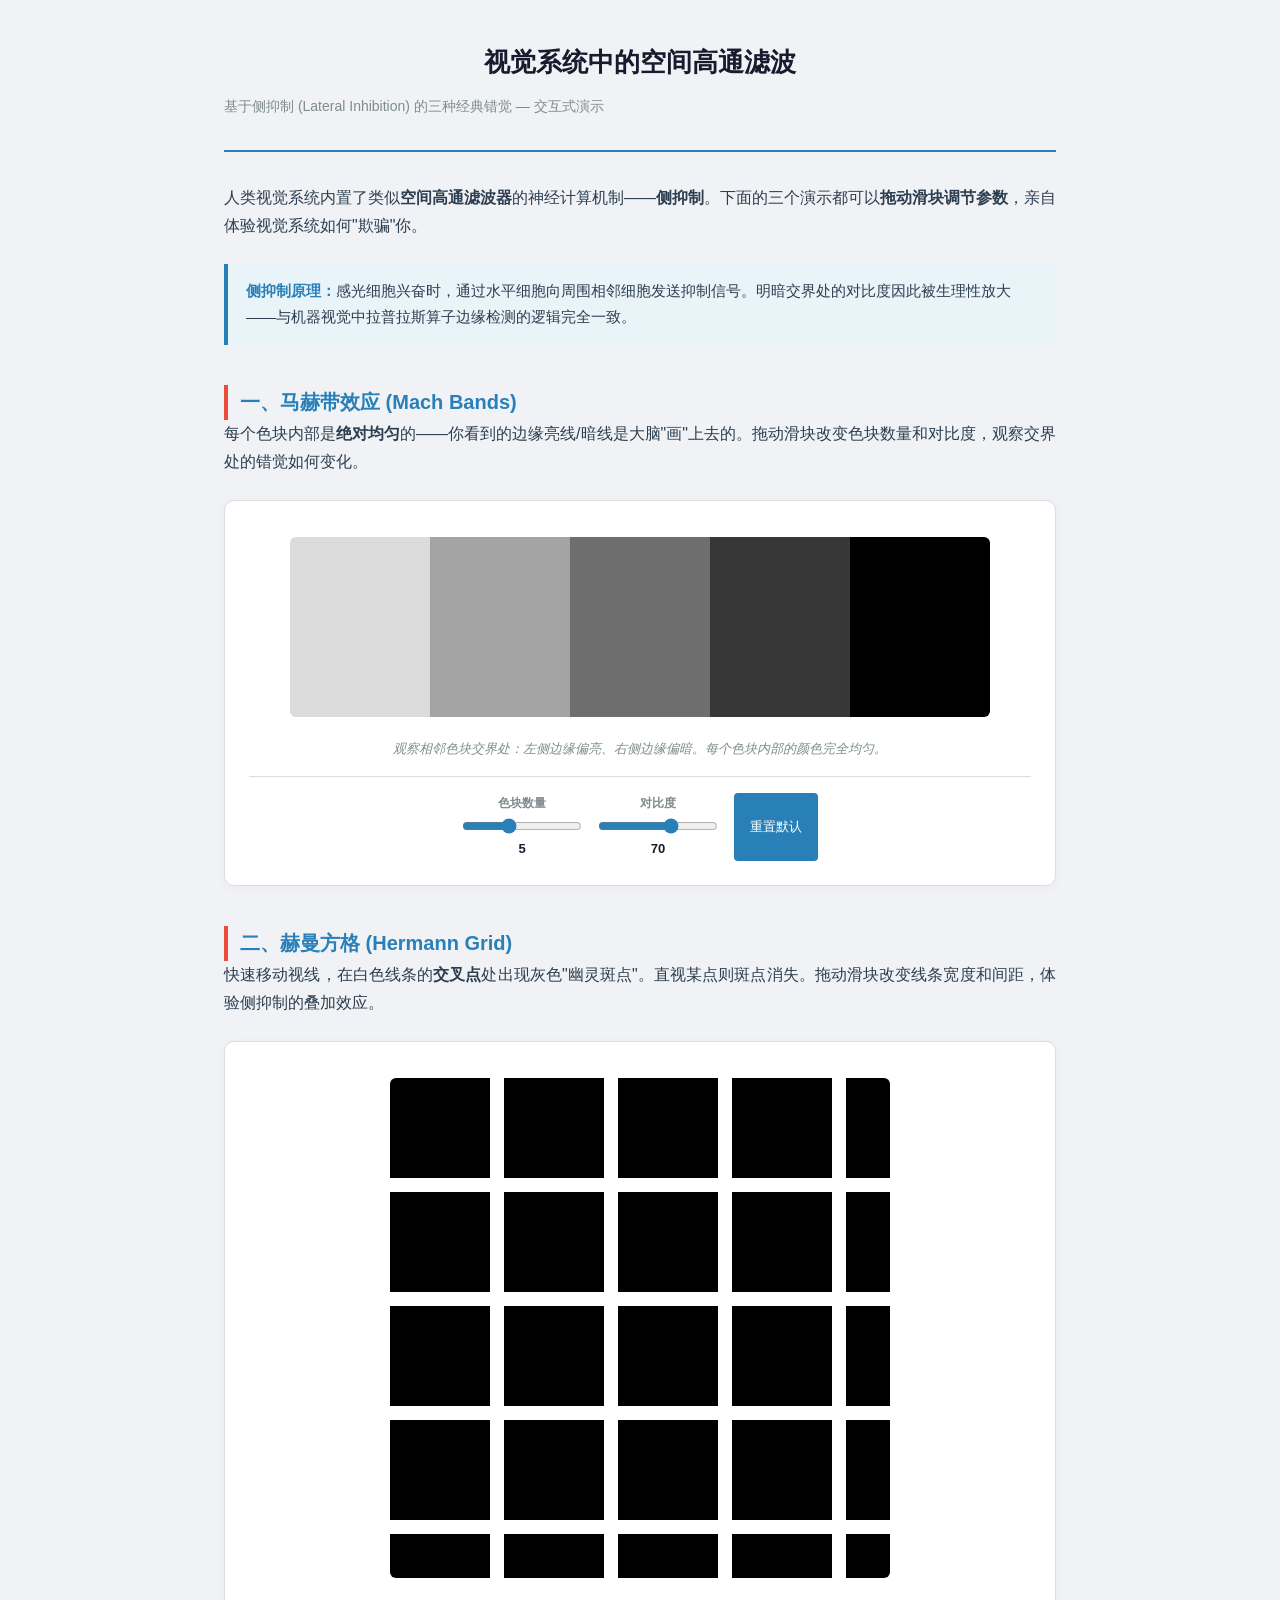
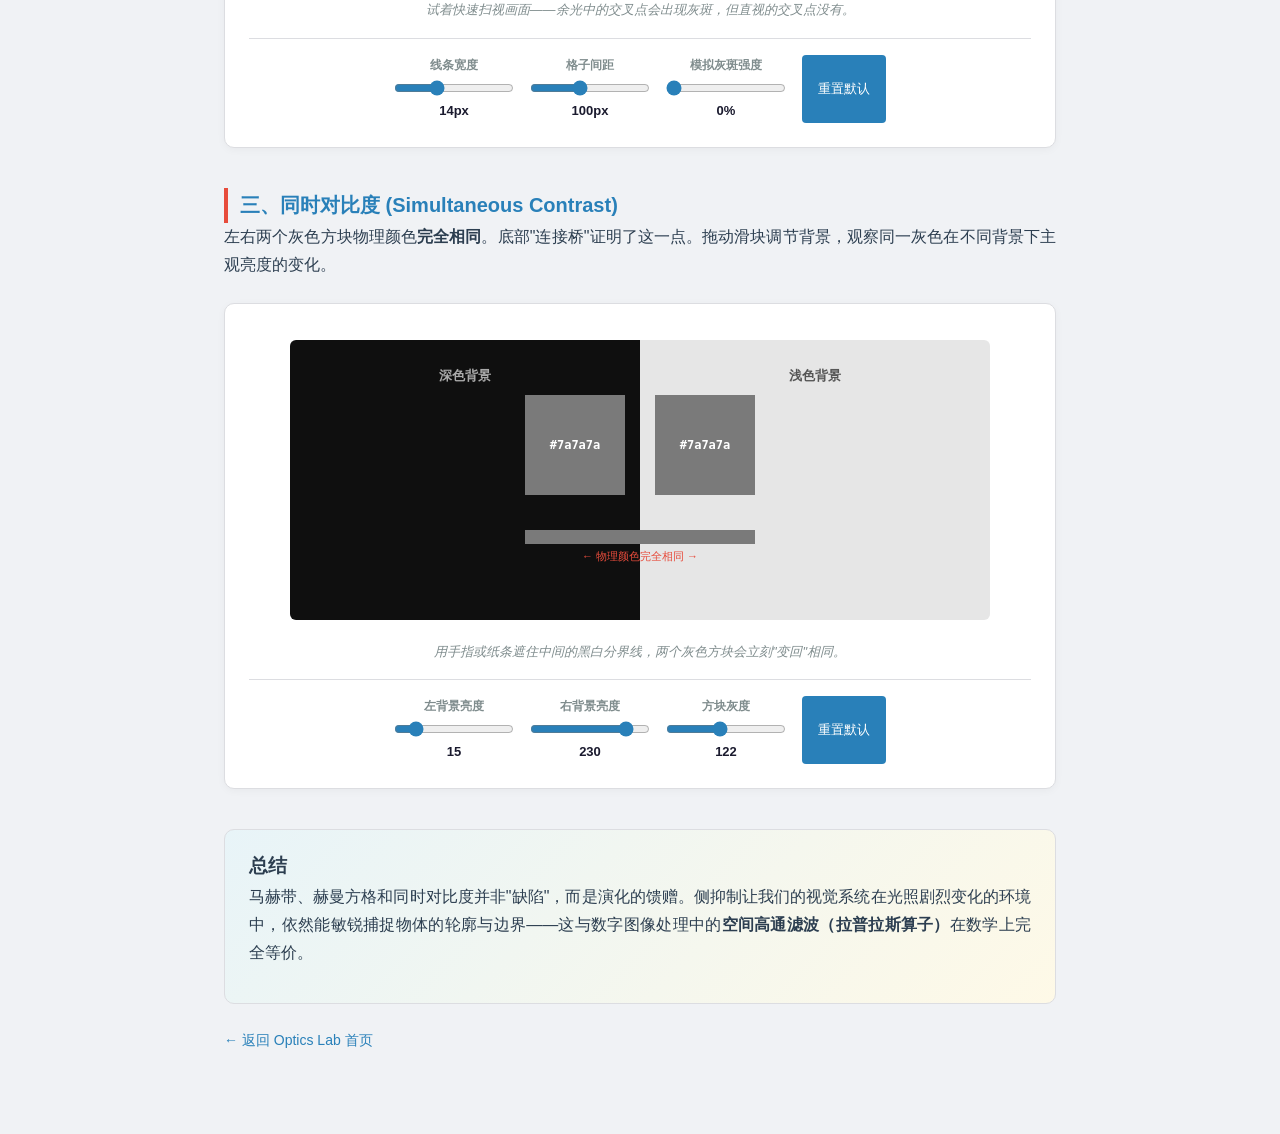
<file: pages/vision-science/lateral-inhibition.html>
<!DOCTYPE html>
<html lang="zh-CN">
<head>
<meta charset="UTF-8">
<meta name="viewport" content="width=device-width, initial-scale=1.0">
<title>视觉系统中的空间高通滤波 — 交互式演示</title>
<style>
  :root {
    --bg: #f0f2f5; --surface: #ffffff; --border: #dcdde1;
    --text: #2c3e50; --heading: #1a1a2e; --muted: #7f8c8d;
    --accent: #2980b9; --red: #e74c3c; --blue-light: #e8f4f8;
  }
  * { box-sizing: border-box; margin: 0; padding: 0; }
  body {
    font-family: -apple-system, BlinkMacSystemFont, 'Segoe UI', 'Helvetica Neue', Arial, sans-serif;
    background: var(--bg); color: var(--text); line-height: 1.75; font-size: 16px;
  }
  .container { max-width: 880px; margin: 0 auto; padding: 40px 24px 80px; }

  .header {
    text-align: center; border-bottom: 2px solid var(--accent);
    padding-bottom: 16px; margin-bottom: 32px;
  }
  .header h1 { color: var(--heading); font-size: 26px; margin-bottom: 8px; }
  .header p { color: var(--muted); font-size: 14px; }

  h2 {
    color: var(--accent); font-size: 20px; margin-top: 40px;
    border-left: 4px solid var(--red); padding-left: 12px;
  }
  p { margin-bottom: 16px; text-align: justify; }

  .highlight-box {
    background: var(--blue-light); border-left: 4px solid var(--accent);
    padding: 14px 18px; margin: 24px 0; font-size: 15px; border-radius: 0 6px 6px 0;
  }
  .highlight-box strong { color: var(--accent); }

  /* Demo panel */
  .demo-panel {
    background: var(--surface); border: 1px solid var(--border);
    border-radius: 10px; padding: 24px; margin: 24px 0;
    box-shadow: 0 2px 8px rgba(0,0,0,0.04);
  }
  .demo-canvas-wrap { text-align: center; margin: 12px 0; }
  canvas { border-radius: 6px; max-width: 100%; cursor: default; }
  .demo-caption { font-size: 13px; color: var(--muted); margin-top: 8px; font-style: italic; text-align: center; }

  /* Controls */
  .controls {
    display: flex; flex-wrap: wrap; gap: 16px; justify-content: center;
    margin: 16px 0 0; padding-top: 16px; border-top: 1px solid var(--border);
  }
  .control-group {
    display: flex; flex-direction: column; align-items: center; gap: 4px;
    min-width: 100px;
  }
  .control-group label { font-size: 12px; color: var(--muted); font-weight: 600; }
  .control-group input[type=range] { width: 120px; accent-color: var(--accent); }
  .control-group .val { font-size: 13px; color: var(--heading); font-weight: 700; }
  button {
    background: var(--accent); color: #fff; border: none; padding: 6px 16px;
    border-radius: 4px; cursor: pointer; font-size: 13px; transition: .15s;
  }
  button:hover { background: #1a6daa; }

  .summary {
    margin-top: 40px; padding: 20px 24px;
    background: linear-gradient(135deg, #e8f4f8 0%, #fef9e7 100%);
    border-radius: 10px; border: 1px solid var(--border);
  }
  .summary h3 { margin-top: 0; }
  .back-link {
    display: inline-block; margin-top: 24px; color: var(--accent);
    text-decoration: none; font-size: 14px;
  }
  .back-link:hover { text-decoration: underline; }

  @media (max-width: 600px) {
    .container { padding: 12px; }
    .header h1 { font-size: 20px; }
    h2 { font-size: 17px; }
    canvas { width: 100% !important; height: auto !important; }
  }
</style>
</head>
<body>
<div class="container">

<div class="header">
  <h1>视觉系统中的空间高通滤波</h1>
  <p>基于侧抑制 (Lateral Inhibition) 的三种经典错觉 — 交互式演示</p>
</div>

<p>人类视觉系统内置了类似<strong>空间高通滤波器</strong>的神经计算机制——<strong>侧抑制</strong>。下面的三个演示都可以<strong>拖动滑块调节参数</strong>，亲自体验视觉系统如何"欺骗"你。</p>

<div class="highlight-box">
  <strong>侧抑制原理：</strong>感光细胞兴奋时，通过水平细胞向周围相邻细胞发送抑制信号。明暗交界处的对比度因此被生理性放大——与机器视觉中拉普拉斯算子边缘检测的逻辑完全一致。
</div>

<!-- ================================================================ -->
<!-- 1. 马赫带效应 -->
<!-- ================================================================ -->
<h2>一、马赫带效应 (Mach Bands)</h2>
<p>每个色块内部是<strong>绝对均匀</strong>的——你看到的边缘亮线/暗线是大脑"画"上去的。拖动滑块改变色块数量和对比度，观察交界处的错觉如何变化。</p>

<div class="demo-panel">
  <div class="demo-canvas-wrap">
    <canvas id="machCanvas" width="700" height="180"></canvas>
  </div>
  <div class="demo-caption">观察相邻色块交界处：左侧边缘偏亮、右侧边缘偏暗。每个色块内部的颜色完全均匀。</div>
  <div class="controls">
    <div class="control-group">
      <label>色块数量</label>
      <input type="range" id="machBands" min="2" max="10" value="5" step="1">
      <span class="val" id="machBandsVal">5</span>
    </div>
    <div class="control-group">
      <label>对比度</label>
      <input type="range" id="machContrast" min="20" max="100" value="70" step="1">
      <span class="val" id="machContrastVal">70</span>
    </div>
    <button onclick="resetMach()">重置默认</button>
  </div>
</div>

<!-- ================================================================ -->
<!-- 2. 赫曼方格 -->
<!-- ================================================================ -->
<h2>二、赫曼方格 (Hermann Grid)</h2>
<p>快速移动视线，在白色线条的<strong>交叉点</strong>处出现灰色"幽灵斑点"。直视某点则斑点消失。拖动滑块改变线条宽度和间距，体验侧抑制的叠加效应。</p>

<div class="demo-panel">
  <div class="demo-canvas-wrap">
    <canvas id="hermannCanvas" width="500" height="500"></canvas>
  </div>
  <div class="demo-caption" id="hermannHint">试着快速扫视画面——余光中的交叉点会出现灰斑，但直视的交叉点没有。</div>
  <div class="controls">
    <div class="control-group">
      <label>线条宽度</label>
      <input type="range" id="hermannWidth" min="6" max="30" value="14" step="1">
      <span class="val" id="hermannWidthVal">14</span>
    </div>
    <div class="control-group">
      <label>格子间距</label>
      <input type="range" id="hermannSpacing" min="60" max="160" value="100" step="5">
      <span class="val" id="hermannSpacingVal">100</span>
    </div>
    <div class="control-group">
      <label>模拟灰斑强度</label>
      <input type="range" id="hermannGhost" min="0" max="80" value="0" step="1">
      <span class="val" id="hermannGhostVal">0</span>
    </div>
    <button onclick="resetHermann()">重置默认</button>
  </div>
</div>

<!-- ================================================================ -->
<!-- 3. 同时对比度 -->
<!-- ================================================================ -->
<h2>三、同时对比度 (Simultaneous Contrast)</h2>
<p>左右两个灰色方块物理颜色<strong>完全相同</strong>。底部"连接桥"证明了这一点。拖动滑块调节背景，观察同一灰色在不同背景下主观亮度的变化。</p>

<div class="demo-panel">
  <div class="demo-canvas-wrap">
    <canvas id="contrastCanvas" width="700" height="280"></canvas>
  </div>
  <div class="demo-caption">用手指或纸条遮住中间的黑白分界线，两个灰色方块会立刻"变回"相同。</div>
  <div class="controls">
    <div class="control-group">
      <label>左背景亮度</label>
      <input type="range" id="contrastBgL" min="5" max="80" value="15" step="1">
      <span class="val" id="contrastBgLVal">15</span>
    </div>
    <div class="control-group">
      <label>右背景亮度</label>
      <input type="range" id="contrastBgR" min="120" max="250" value="230" step="1">
      <span class="val" id="contrastBgRVal">230</span>
    </div>
    <div class="control-group">
      <label>方块灰度</label>
      <input type="range" id="contrastBlock" min="60" max="200" value="122" step="1">
      <span class="val" id="contrastBlockVal">122</span>
    </div>
    <button onclick="resetContrast()">重置默认</button>
  </div>
</div>

<!-- Summary -->
<div class="summary">
  <h3>总结</h3>
  <p>马赫带、赫曼方格和同时对比度并非"缺陷"，而是演化的馈赠。侧抑制让我们的视觉系统在光照剧烈变化的环境中，依然能敏锐捕捉物体的轮廓与边界——这与数字图像处理中的<strong>空间高通滤波（拉普拉斯算子）</strong>在数学上完全等价。</p>
</div>

<a class="back-link" href="../../index.html">← 返回 Optics Lab 首页</a>

</div>

<!-- ================================================================ -->
<!-- Interactive Canvas Scripts -->
<!-- ================================================================ -->
<script>
// =========================================================
// 1. 马赫带效应 — Interactive Canvas
// =========================================================
(function(){
  const canvas = document.getElementById('machCanvas');
  const ctx = canvas.getContext('2d');
  const W = canvas.width, H = canvas.height;

  const $bands = document.getElementById('machBands');
  const $bandsV = document.getElementById('machBandsVal');
  const $contrast = document.getElementById('machContrast');
  const $contrastV = document.getElementById('machContrastVal');

  function draw() {
    const N = parseInt($bands.value);
    const contrast = parseInt($contrast.value) / 100;
    const bw = W / N;
    const minLum = Math.max(0, 0.3 - contrast * 0.5);
    const maxLum = Math.min(1, 0.3 + contrast * 0.8);

    // Draw uniform gradient bands
    for (let i = 0; i < N; i++) {
      const t = i / (N - 1);
      const lum = maxLum - t * (maxLum - minLum);
      const gray = Math.round(lum * 255);
      ctx.fillStyle = `rgb(${gray},${gray},${gray})`;
      ctx.fillRect(Math.floor(i * bw), 0, Math.ceil(bw), H);
    }

    // Overlay: draw a thin line at each boundary to show what your brain DOESN'T see
    // (The point: the bands ARE uniform, the edges you perceive are an illusion)
  }

  function update() {
    $bandsV.textContent = $bands.value;
    $contrastV.textContent = $contrast.value;
    draw();
  }

  $bands.oninput = update;
  $contrast.oninput = update;

  window.resetMach = function() {
    $bands.value = 5;
    $contrast.value = 70;
    update();
  };

  update();
})();

// =========================================================
// 2. 赫曼方格 — Interactive Canvas
// =========================================================
(function(){
  const canvas = document.getElementById('hermannCanvas');
  const ctx = canvas.getContext('2d');
  const W = canvas.width, H = canvas.height;

  const $width = document.getElementById('hermannWidth');
  const $widthV = document.getElementById('hermannWidthVal');
  const $spacing = document.getElementById('hermannSpacing');
  const $spacingV = document.getElementById('hermannSpacingVal');
  const $ghost = document.getElementById('hermannGhost');
  const $ghostV = document.getElementById('hermannGhostVal');

  function draw() {
    const barW = parseInt($width.value);
    const gap = parseInt($spacing.value);
    const ghostAlpha = parseInt($ghost.value) / 100;

    // Black background
    ctx.fillStyle = '#000';
    ctx.fillRect(0, 0, W, H);

    // Draw white grid bars
    ctx.fillStyle = '#fff';
    // Vertical bars
    let x = gap;
    const barPositions = [];
    while (x < W) {
      barPositions.push(x);
      ctx.fillRect(x, 0, barW, H);
      x += gap + barW;
    }
    // Horizontal bars
    let y = gap;
    const hBarPositions = [];
    while (y < H) {
      hBarPositions.push(y);
      ctx.fillRect(0, y, W, barW);
      y += gap + barW;
    }

    // Ghost dots at intersections (only visible when slider > 0)
    // This simulates what your peripheral vision "sees"
    if (ghostAlpha > 0.01) {
      for (const bx of barPositions) {
        for (const by of hBarPositions) {
          const cx = bx + barW / 2;
          const cy = by + barW / 2;
          // Radial gradient: darker at center
          const grad = ctx.createRadialGradient(cx, cy, 2, cx, cy, barW * 0.9);
          grad.addColorStop(0, `rgba(80,80,80,${ghostAlpha})`);
          grad.addColorStop(0.4, `rgba(120,120,120,${ghostAlpha * 0.6})`);
          grad.addColorStop(1, 'rgba(255,255,255,0)');
          ctx.fillStyle = grad;
          ctx.fillRect(cx - barW, cy - barW, barW * 2, barW * 2);
        }
      }
    }
  }

  function update() {
    $widthV.textContent = $width.value + 'px';
    $spacingV.textContent = $spacing.value + 'px';
    $ghostV.textContent = $ghost.value + '%';
    draw();
  }

  $width.oninput = update;
  $spacing.oninput = update;
  $ghost.oninput = update;

  window.resetHermann = function() {
    $width.value = 14;
    $spacing.value = 100;
    $ghost.value = 0;
    update();
  };

  update();
})();

// =========================================================
// 3. 同时对比度 — Interactive Canvas
// =========================================================
(function(){
  const canvas = document.getElementById('contrastCanvas');
  const ctx = canvas.getContext('2d');
  const W = canvas.width, H = canvas.height;

  const $bgL = document.getElementById('contrastBgL');
  const $bgLV = document.getElementById('contrastBgLVal');
  const $bgR = document.getElementById('contrastBgR');
  const $bgRV = document.getElementById('contrastBgRVal');
  const $block = document.getElementById('contrastBlock');
  const $blockV = document.getElementById('contrastBlockVal');

  function draw() {
    const bgL = parseInt($bgL.value);
    const bgR = parseInt($bgR.value);
    const blockGray = parseInt($block.value);

    const mid = W / 2;
    const blockSize = 100;
    const blockY = 55;
    const bridgeY = 190;
    const bridgeH = 14;

    // Left background
    ctx.fillStyle = `rgb(${bgL},${bgL},${bgL})`;
    ctx.fillRect(0, 0, mid, H);
    // Right background
    ctx.fillStyle = `rgb(${bgR},${bgR},${bgR})`;
    ctx.fillRect(mid, 0, mid, H);

    // Center grey blocks (same color both sides!)
    ctx.fillStyle = `rgb(${blockGray},${blockGray},${blockGray})`;
    const bx = mid - blockSize - 15;
    ctx.fillRect(bx, blockY, blockSize, blockSize);          // left block
    ctx.fillRect(mid + 15, blockY, blockSize, blockSize);    // right block

    // Bridge bar — proves the blocks are physically identical
    ctx.fillRect(bx, bridgeY, (mid + 15 + blockSize) - bx, bridgeH);

    // Labels
    ctx.fillStyle = bgL < 40 ? '#aaa' : '#333';
    ctx.font = 'bold 13px sans-serif';
    ctx.textAlign = 'center';
    ctx.fillText('深色背景', mid / 2, 40);
    ctx.fillStyle = bgR > 180 ? '#555' : '#ddd';
    ctx.fillText('浅色背景', mid + mid / 2, 40);

    // Arrow labels on bridge
    ctx.fillStyle = '#e74c3c';
    ctx.font = '11px sans-serif';
    ctx.textAlign = 'center';
    ctx.fillText('← 物理颜色完全相同 →', W / 2, bridgeY + bridgeH + 16);

    // Gray value display
    ctx.fillStyle = blockGray > 150 ? '#000' : '#fff';
    ctx.font = 'bold 12px monospace';
    ctx.fillText(`#${blockGray.toString(16).padStart(2,'0').repeat(3)}`, bx + blockSize/2, blockY + blockSize/2 + 4);
    ctx.fillText(`#${blockGray.toString(16).padStart(2,'0').repeat(3)}`, mid + 15 + blockSize/2, blockY + blockSize/2 + 4);
  }

  function update() {
    $bgLV.textContent = $bgL.value;
    $bgRV.textContent = $bgR.value;
    $blockV.textContent = $block.value;
    draw();
  }

  $bgL.oninput = update;
  $bgR.oninput = update;
  $block.oninput = update;

  window.resetContrast = function() {
    $bgL.value = 15;
    $bgR.value = 230;
    $block.value = 122;
    update();
  };

  update();
})();
</script>

</body>
</html>
</file>
